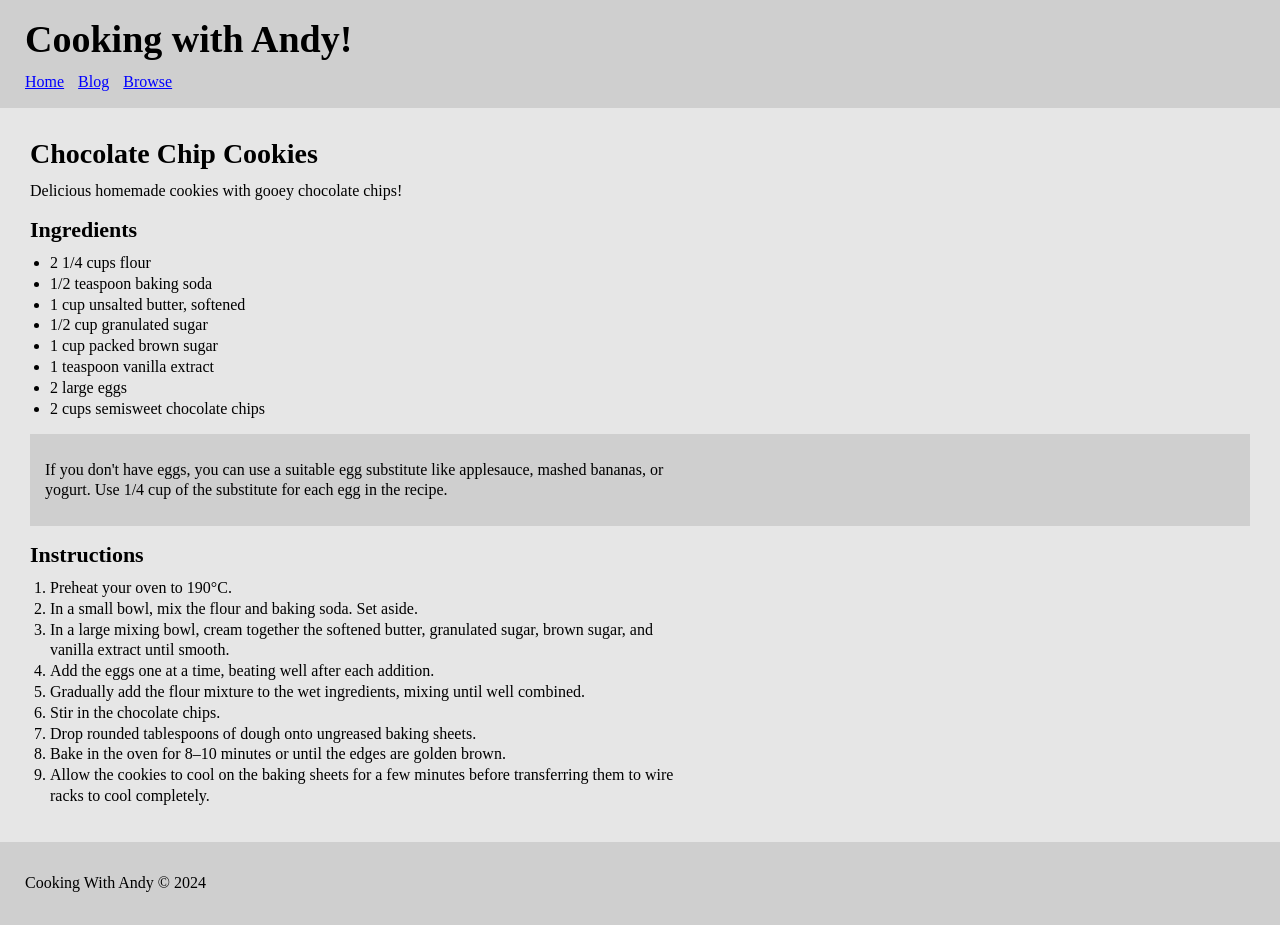
<file: Excercise 1/index.html>
<!DOCTYPE html>
<!-- Tells the browser this document is written in HTML5 --> 

<html lang="en">
<!-- The main HTML element. lang="en" means the page is in English -->

<head>
    <meta charset="UTF-8">
    <!-- Allows the page to display most characters and symbols correctly -->

    <title>Cooking with Andy!</title>
    <!-- The title shown in the browser tab -->

    <link rel="stylesheet" href="styles.css">
    <!-- Links the external CSS file that styles the webpage -->
</head>

<body>
<!-- Everything inside the body is visible on the webpage -->

    <header class="site-header">
    <!-- The top section of the page containing the title and navigation -->

        <h1>Cooking with Andy!</h1>
        <!-- Main heading of the website -->

        <nav>
        <!-- Navigation section with links to other pages -->

            <a href="./home.html">Home</a>
            <!-- Link to the home page -->

            <a href="./blog.html">Blog</a>
            <!-- Link to the blog page -->

            <a href="./browse.html  ">Browse</a>
            <!-- Link to browse recipes -->

        </nav>
    </header>

    <main>
    <!-- The main content area of the webpage -->

        <article>
        <!-- Represents a standalone piece of content (a recipe post) -->

            <header>
            <!-- Header section for the article -->

                <h2>Chocolate Chip Cookies</h2>
                <!-- Title of the recipe -->

                <p class="description">
                    Delicious homemade cookies with gooey chocolate chips!
                </p>
                <!-- Short description of the recipe -->

            </header>

            <section>
            <!-- Section containing the ingredients -->

                <h3>Ingredients</h3>

                <ul>
                <!-- Unordered list of ingredients -->

                    <li>2 1/4 cups flour</li>
                    <li>1/2 teaspoon baking soda</li>
                    <li>1 cup unsalted butter, softened</li>
                    <li>1/2 cup granulated sugar</li>
                    <li>1 cup packed brown sugar</li>
                    <li>1 teaspoon vanilla extract</li>
                    <li>2 large eggs</li>
                    <li>2 cups semisweet chocolate chips</li>

                </ul>
            </section>

            <aside class="note">
            <!-- A side note giving extra information about the recipe -->

                <p>
                    If you don't have eggs, you can use a suitable egg substitute like applesauce,
                    mashed bananas, or <br/>yogurt. Use 1/4 cup of the substitute for each egg in the recipe.
                </p>

            </aside>

            <section>
            <!-- Section containing the cooking instructions -->

                <h3>Instructions</h3>

                <ol>
                <!-- Ordered list showing the steps in order -->

                    <li>Preheat your oven to 190°C.</li>
                    <li>In a small bowl, mix the flour and baking soda. Set aside.</li>
                    <li>In a large mixing bowl, cream together the softened butter, granulated sugar, brown sugar, and <br/> vanilla extract until smooth.</li>
                    <li>Add the eggs one at a time, beating well after each addition.</li>
                    <li>Gradually add the flour mixture to the wet ingredients, mixing until well combined.</li>
                    <li>Stir in the chocolate chips.</li>
                    <li>Drop rounded tablespoons of dough onto ungreased baking sheets.</li>
                    <li>Bake in the oven for 8–10 minutes or until the edges are golden brown.</li>
                    <li>Allow the cookies to cool on the baking sheets for a few minutes before transferring them to wire <br/>racks to cool completely.</li>

                </ol>
            </section>

        </article>

    </main>

    <footer class="site-footer">
    <!-- Footer section at the bottom of the webpage -->

        <p>Cooking With Andy © 2024</p>
        <!-- Copyright information -->

    </footer>

</body>
</html>
</file>
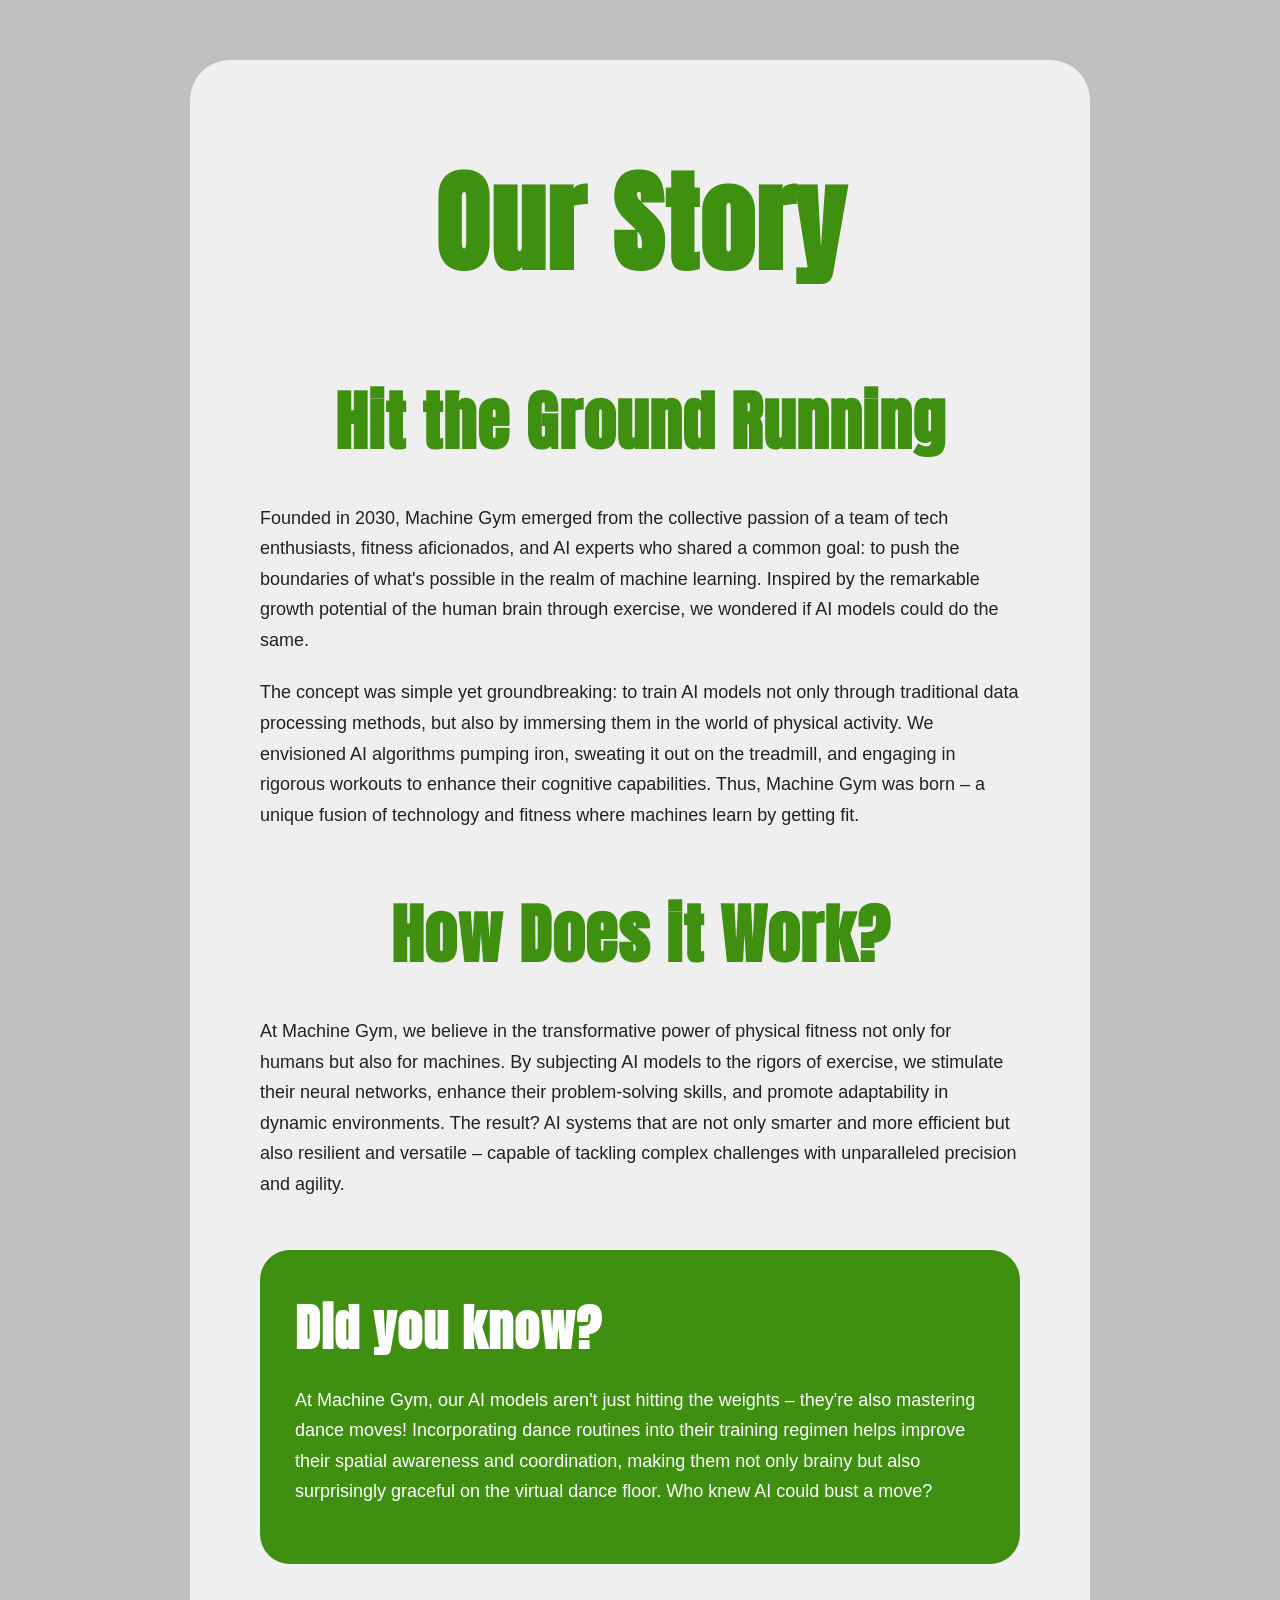
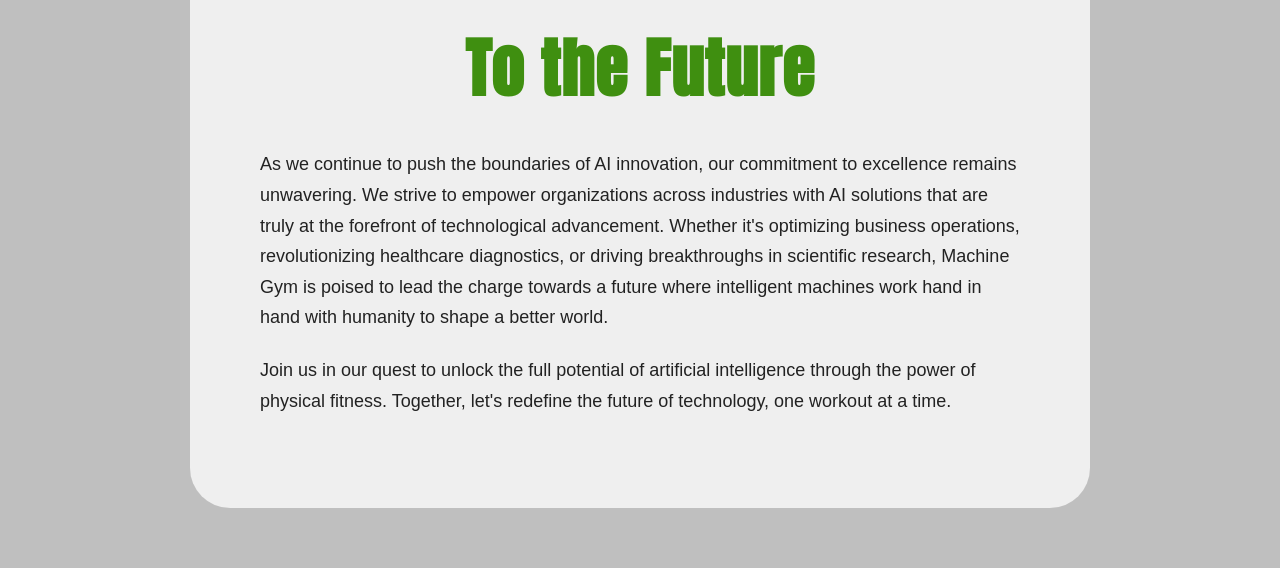
<file: Excercise 2/index.html>
<!DOCTYPE html>
<!-- Tells the browser to expect HTML5 -->
<html lang="en">
<!-- Tells search engines & browsers the page is written in English -->

<head>
 
    <meta charset="UTF-8">
    <!-- Ensures all characters/symbols render properly -->
    
    <title>Machine Gym - Our Story</title>
    <!-- Provides users & search engines the name of the page -->

    <meta name="viewport" content="width=device-width, initial-scale=1.0">
    <!-- Helps mobile devices scale the website properly -->

    <link href="https://fonts.googleapis.com/css2?family=Anton&display=swap" rel="stylesheet">
    <!-- Links our page to the Google Font we want to use. In this case, Anton for our headers. -->

    <link rel="stylesheet" href="styles.css">
    <!-- Links our HTML page to a separate CSS stylesheet -->

</head>

<body>

    <!-- Div with the card class to style our content as a card -->
    <div class="card">

        <!-- Largest header on the page (only one should be on each page) -->
        <h1 class="main-title">Our Story</h1>

        <!-- Standard header for content sections on our page -->
        <h2 class="section-title">Hit the Ground Running</h2>

        <!-- Paragraphs of text below our header -->
        <p>
            Founded in 2030, Machine Gym emerged from the collective passion of a team of tech enthusiasts, fitness aficionados, and AI experts who shared a common goal: to push the boundaries of what's possible in the realm of machine learning. Inspired by the remarkable growth potential of the human brain through exercise, we wondered if AI models could do the same.
        </p>

        <p>
            The concept was simple yet groundbreaking: to train AI models not only through traditional data processing methods, but also by immersing them in the world of physical activity. We envisioned AI algorithms pumping iron, sweating it out on the treadmill, and engaging in rigorous workouts to enhance their cognitive capabilities. Thus, Machine Gym was born – a unique fusion of technology and fitness where machines learn by getting fit.
        </p>

        <h2 class="section-title">How Does it Work?</h2>
        <p>
            At Machine Gym, we believe in the transformative power of physical fitness not only for humans but also for machines. By subjecting AI models to the rigors of exercise, we stimulate their neural networks, enhance their problem-solving skills, and promote adaptability in dynamic environments. The result? AI systems that are not only smarter and more efficient but also resilient and versatile – capable of tackling complex challenges with unparalleled precision and agility.
        </p>

        <!-- Div with a class of highlight to style the box with CSS-->
        <div class="highlight-box">

            <!-- Standard header for content sections, but within our highlighted box -->
            <h3>Did you know?</h3>

            <!-- Content we want to display in the highlight box -->
            <p>
               At Machine Gym, our AI models aren't just hitting the weights – they're also mastering dance moves! Incorporating dance routines into their training regimen helps improve their spatial awareness and coordination, making them not only brainy but also surprisingly graceful on the virtual dance floor. Who knew AI could bust a move?
            </p>

        </div>

        <h2 class="section-title">To the Future</h2>
        <p>
            As we continue to push the boundaries of AI innovation, our commitment to excellence remains unwavering. We strive to empower organizations across industries with AI solutions that are truly at the forefront of technological advancement. Whether it's optimizing business operations, revolutionizing healthcare diagnostics, or driving breakthroughs in scientific research, Machine Gym is poised to lead the charge towards a future where intelligent machines work hand in hand with humanity to shape a better world.
        </p>

        
        <p>
            Join us in our quest to unlock the full potential of artificial intelligence through the power of physical fitness. Together, let's redefine the future of technology, one workout at a time.
        </p>

    </div>

</body>
</html>
</file>
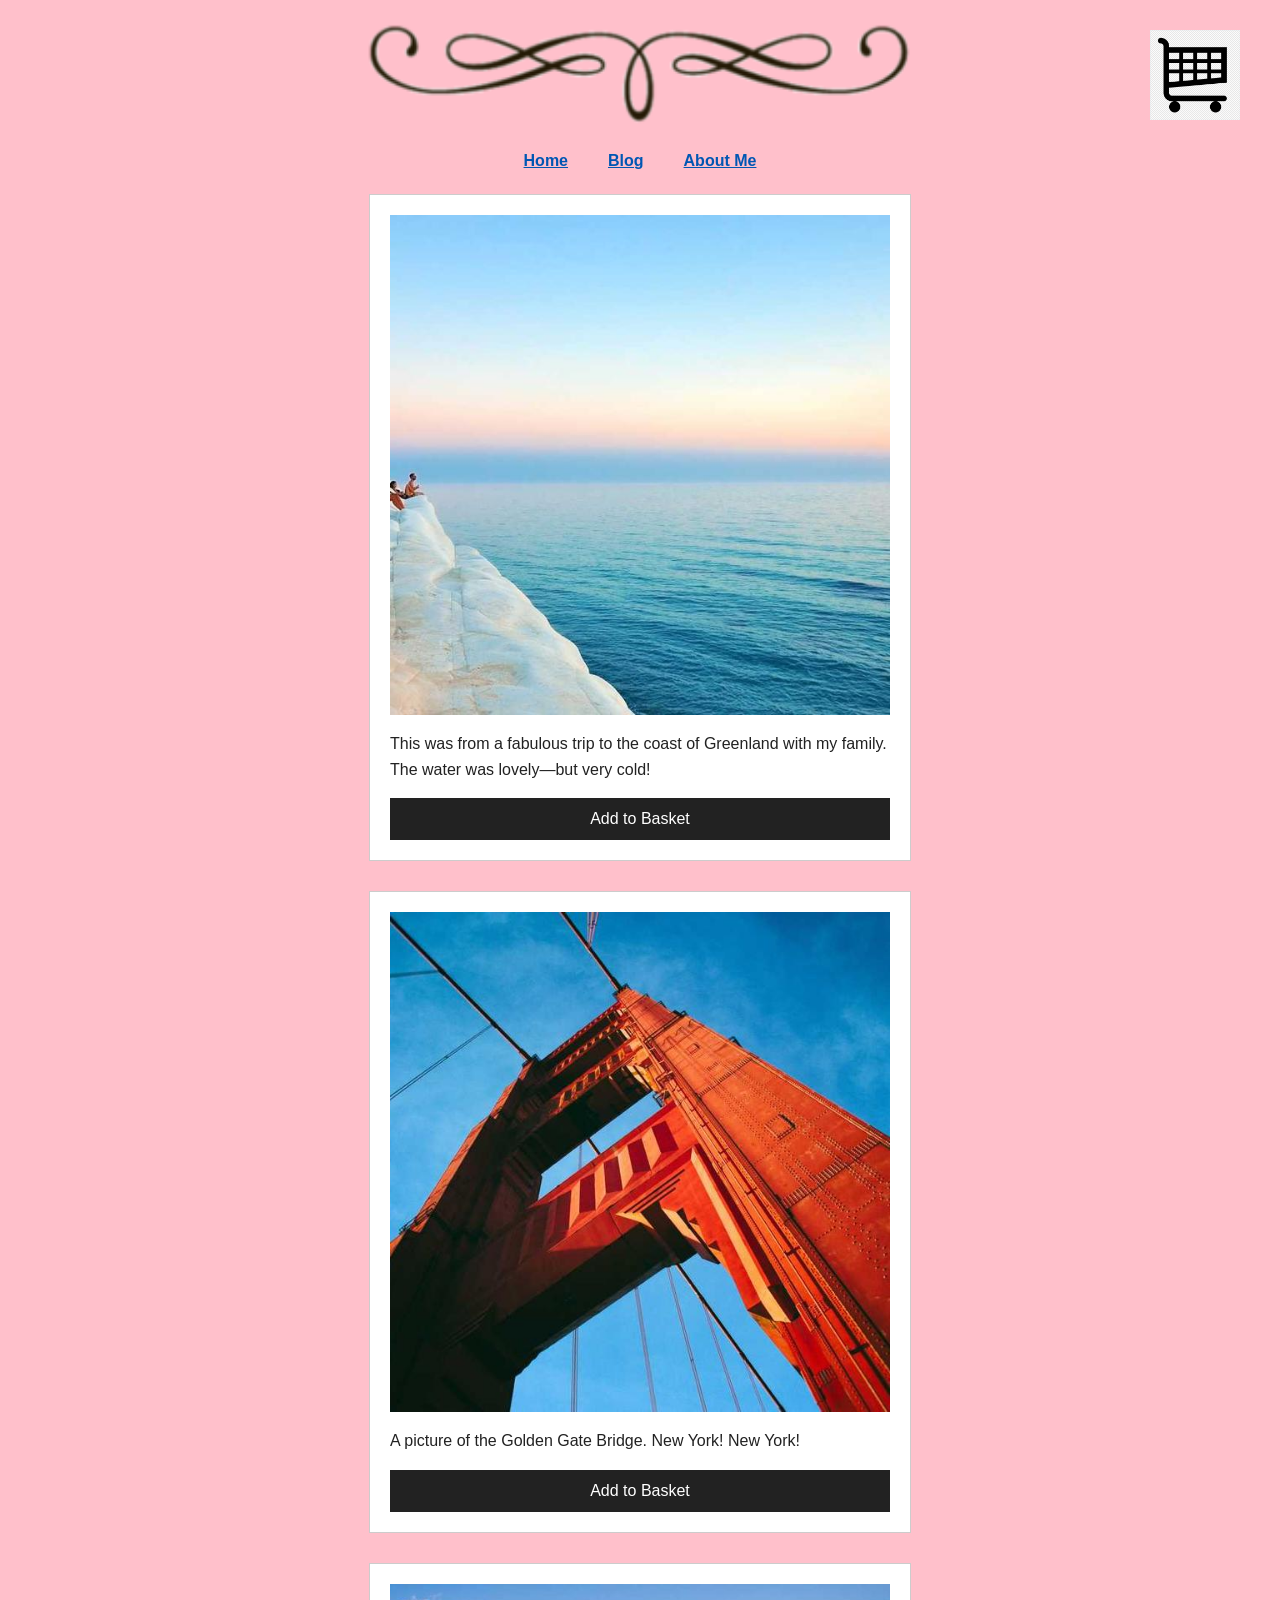
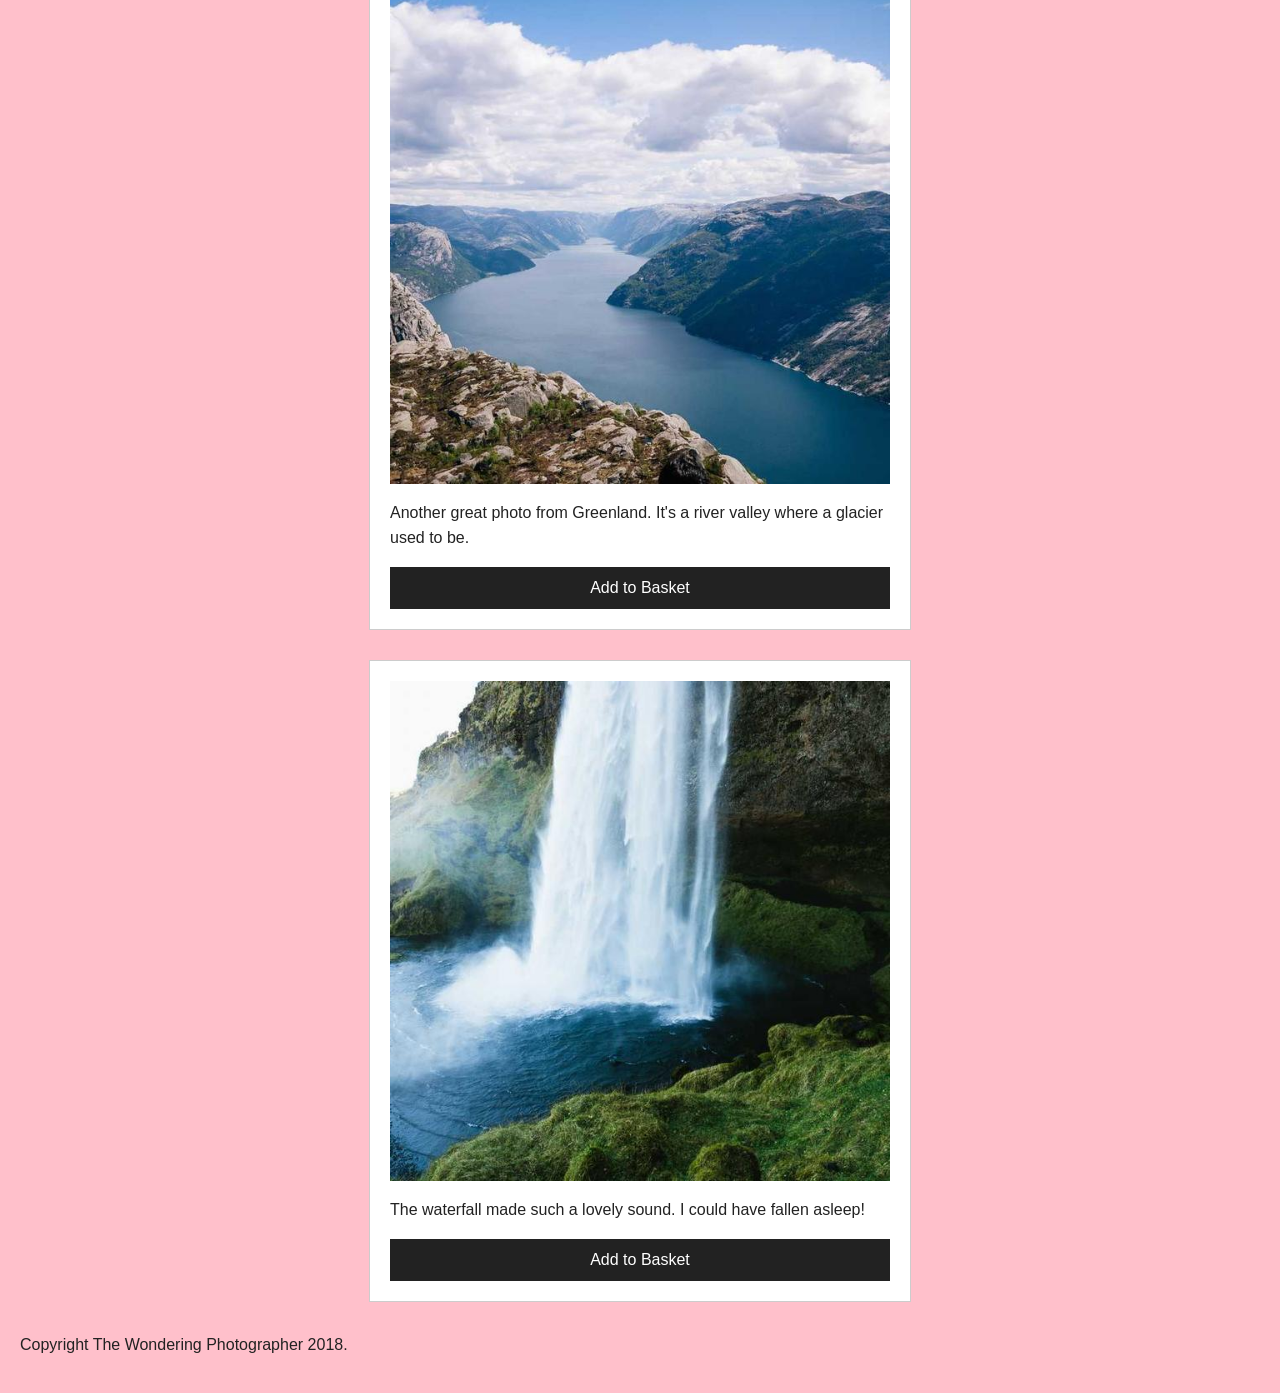
<file: Excersize 4/4index.html>
<!DOCTYPE html>
<!-- Tells the browser we are using HTML5 --> 

<html lang="en">
<!-- Tells browser that this is an HTML document and in what language -->

<head>
<!-- Contains information about the page. (Doesn't display content!) -->
<meta charset="UTF-8">
<!-- Allows us to use special characters and display text properly -->

<title>The Wondering Photographer | Travel Prints</title>
<!-- Title that appears on tab -->

<link rel="stylesheet" href="4styles.css">
<!-- Links to our external CSS file that styles our page -->
</head>

<body>

<header>
<!-- Typically used for the top of the page, containing logos/nav -->

<img src="./gallery/TheDivider.png" class="divider">
<!-- Divider image that we stored in our gallery folder -->

<!-- Basket Icon -->
<img src="./gallery/trolley.png" class="basket" alt="Shopping Basket">
<!-- Shopping basket icon. Always include an alt attribute to improve accessability for screen readers-->

<nav>
<!-- Container for our site links -->
<ul>
<!-- Unordered list used to give structure to our links -->
<li><a href="./home.html">Home</a></li>
<!-- Link to Home -->
<li><a href="./blog.html">Blog</a></li>
<!-- Link to Blog -->
<li><a href="./about.html">About Me</a></li>
<!-- Link to About -->
</ul>
</nav>

</header>

<main>
<!-- Contains all content for our page -->
<section class="gallery">
<!-- Our section of photo cards -->
<article class="photo-card">
<!-- Photo item 1 -->

<img src="./gallery/OceanPhoto.jpg"
alt="Image of the white cliffs of Greenland. The ocean is blue and calm. The sky is pink and orange from a sunset. ">
<!-- Image needs an alt attribute too! This provides accessability for screen readers-->

<p>This was from a fabulous trip to the coast of Greenland with my family. The water was lovely—but very cold!</p>

<button type="button" aria-label="Add Greenland Coast print to basket">Add to Basket</button>
<!-- Consider using ARIA attributes to help screen readers -->
</article>

<article class="photo-card">
<!-- Photo item 2 -->
<img src="./gallery/BridgePhoto.jpg"
alt="The red towers of the Golden Gate Bridge from a low angle. Background shows a clear blue sky. ">

<p>A picture of the Golden Gate Bridge. New York! New York! </p>

<button type="button" aria-label="Add Golden Gate Bridge print to basket">Add to Basket</button>
</article>

<article class="photo-card">
<!-- Photo item 3 -->
<img src="./gallery/ValleyPhoto.jpg"
alt="Wide river valley in Greenland. The mountains surrounding the valley are steep. In the river valley we can see where a glacier sat. ">

<p>Another great photo from Greenland. It's a river valley where a glacier used to be.</p>

<button type="button" aria-label="Add Glacier Valley print to basket">Add to Basket</button>
</article>

<article class="photo-card">
<!-- Photo item 4 -->
<img src="./gallery/WaterfallPhoto.jpg"
alt="Wide river valley in Greenland. The mountains surrounding the valley are steep. In the river valley we can see where a glacier sat. ">

<p>The waterfall made such a lovely sound. I could have fallen asleep!</p>

<button type="button" aria-label="Add Waterfall print to basket">Add to Basket</button>
</article>

</section>
</main>

<footer>
<!-- Bottom of webpage -->
<p>Copyright The Wondering Photographer 2018.</p>
<!-- Copyright -->
</footer>

</body>

</html>
</file>
<file: Excercise 1/styles.css>
/* Base Page */
/* Basic styling applied to the whole webpage */
body { 
    margin: 0;                 /* Removes default page margin */
    font-family: "Times New Roman", Times, serif; /* Sets the main font */
    background-color: #e6e6e6; /* Light grey background */
    color: black;              /* Default text colour */
    font-size: 16px;           /* Standard text size */
    line-height: 1.3;          /* Space between lines of text */
}

/* Header */
/* Styles the top header section */
.site-header {
    background-color: #cfcfcf; /* Grey background */
    padding: 15px 25px;        /* Space inside the header */
}

/* Main website title */
.site-header h1 {
    margin: 0 0 8px 0;         /* Space below the title */
    font-size: 38px;           /* Large heading text */
}

/* Navigation */
/* Styles the links in the navigation bar */
nav a {
    margin-right: 10px;        /* Space between links */
    font-size: 16px;           /* Link text size */
    color: blue;               /* Link colour */
    text-decoration: underline; /* Underline links */
}

/* Main Content */
/* Styles the main page content area */
main {
    padding: 20px 30px;        /* Space around the content */
}

/* Recipe title */
h2 {
    font-size: 28px;           /* Medium heading size */
    margin: 8px 0;             /* Space above and below */
}

/* Recipe description text */
.description {
    margin: 5px 0 15px 0;      /* Space around description */
}

/* Subheadings such as Ingredients and Instructions */
h3 {
    font-size: 22px;
    margin: 15px 0 8px 0;
}

/* Lists */
/* Styles for ingredient and instruction lists */
ul,
ol {
    margin: 5px 0 15px 20px;   /* Indentation and spacing */
    padding: 0;
}

/* Grey Note Box */
/* Styles the recipe tip box */
.note {
    background-color: #cfcfcf; /* Grey background */
    padding: 10px 15px;        /* Space inside the box */
    margin: 15px 0;            /* Space above and below */
    line-height: 1.25;         /* Slightly tighter text spacing */
}

/* Footer */
/* Styles the bottom footer section */
.site-footer {
    background-color: #cfcfcf;
    padding: 15px 25px;
}
</file>
<file: Excercise 2/styles.css>
/* Reset browser styles so everything starts at zero margin and padding */
* { 
margin: 0;  
padding: 0; 
box-sizing: border-box; 
} 

/* Main Card Settings (the entire page background / color and font settings)
----------------------------------------------*/ 
body { 
background-color: #bfbfbf; /* Sets background color around card to grey */

font-family: Arial, Helvetica, sans-serif; /* Sets font family for body text */
color: #222; /* Sets text color to dark grey */ 

line-height: 1.7; /* Makes spacing between lines 1.7 times larger than font size */

display: flex; /* flex align horizontally */ 
justify-content: center; /* centers card on page */ 

padding: 60px 0; /* adds spacing above and below card */
} 

/* Card settings (page background)*/ 
.card { 
background-color: #efefef; /* Sets background color inside card to light grey */
width: 75%; /* Sets card width to be 75% of screen size */

max-width: 900px; /* Sets maximum width of card so isn't too stretched on large screens*/

padding: 70px 70px; /* Adds padding inside card around text */

border-radius: 40px; /* Rounds corners of card*/ 
} 

/* Main Title */ 
.main-title { 
font-family: 'Anton', sans-serif; /* Uses Google Font Anton for large heading text */
font-size: 110px; /* Makes size very large so title is eye catching */

text-align: center; /* Centers title */ 

color: #3f8f10; /* Sets color of title to green */ 
letter-spacing: 1px; /* Adds spacing between characters */ 

margin-bottom: 40px; /* Adds spacing below title */ 
} 

/* Section Titles */ 
.section-title { 
font-family: 'Anton', sans-serif; /* Applies Google Font Anton to section titles */
font-size: 65px; /* Makes size large */ 

text-align: center; /* centers titles */ 

color: #3f8f10; /* Sets color to green */ 

letter-spacing: 1px; /* Adds spacing between characters */ 

margin: 50px 0 25px 0; /* Adds spacing above and below titles */
} 

/* Paragraph font size */ 
p { 
font-size: 18px; /* Makes size 18px */ 

margin-bottom: 22px; /* Adds spacing below paragraphs */ 
} 

/* Box used to highlight information */ 
.highlight-box { 
background-color: #3f8f10; /* Sets background to green */ 

color: white; /* Sets font color to white */ 

padding: 35px; /* Adds spacing inside box */ 
border-radius: 30px; /* Rounds corners of box */ 

margin: 50px 0; /* Adds spacing above and below box */
} 

/* Title inside highlight box*/ 
.highlight-box h3 { 
font-family: 'Anton', sans-serif; /* Applies Google Font Anton */ 
font-size: 50px; /* Makes size large */ 

letter-spacing: 1px; /* Adds spacing between characters */ 

margin-bottom: 15px; /* Adds spacing below heading */ 
}
</file>
<file: Excersize 4/4styles.css>
/* Accessibility and use readable font */
body { 
font-family: Arial, sans-serif;
line-height: 1.6;
color: #222;
background-color: pink;
margin: 0;
padding: 20px;
}

header {
text-align: center;
margin-bottom: 20px;
}

/* Accessibility links and buttons should be large enough for people to click */
nav ul {
list-style: none;
padding: 0;
display: flex;
justify-content: center;
gap: 20px;
}

nav a {
text-decoration: none;
color: #0056b3;
font-weight: bold;
padding: 10px;
}

/* Allow users to visually see what element is selected on keyboard (accessibility) */
nav a:focus,
button:focus {
outline: 3px solid orange;
}

.photo-card {
background: white;
border: 1px solid #ccc;
margin-bottom: 30px;
padding: 20px;
max-width: 500px;
margin-left: auto;
margin-right: auto;
}

.photo-card img {
width: 100%;
height: auto;
display: block;
}

button {
background-color: #222;
color: white;
padding: 12px 20px;
border: none;
cursor: pointer;
font-size: 1rem;
width: 100%;
}

button:hover {
background-color: #444;
}

header {
position: relative;
text-align: center;
margin-bottom: 20px;
}

.basket {
position: absolute;
top: 10px;
right: 20px;
width: 90px;
height: auto;
cursor: pointer;
}

.divider {
width: 45%;
height: auto;
}

nav a {
text-decoration: underline;
color: #0056b3;
font-weight: bold;
padding: 10px;
}
</file>
